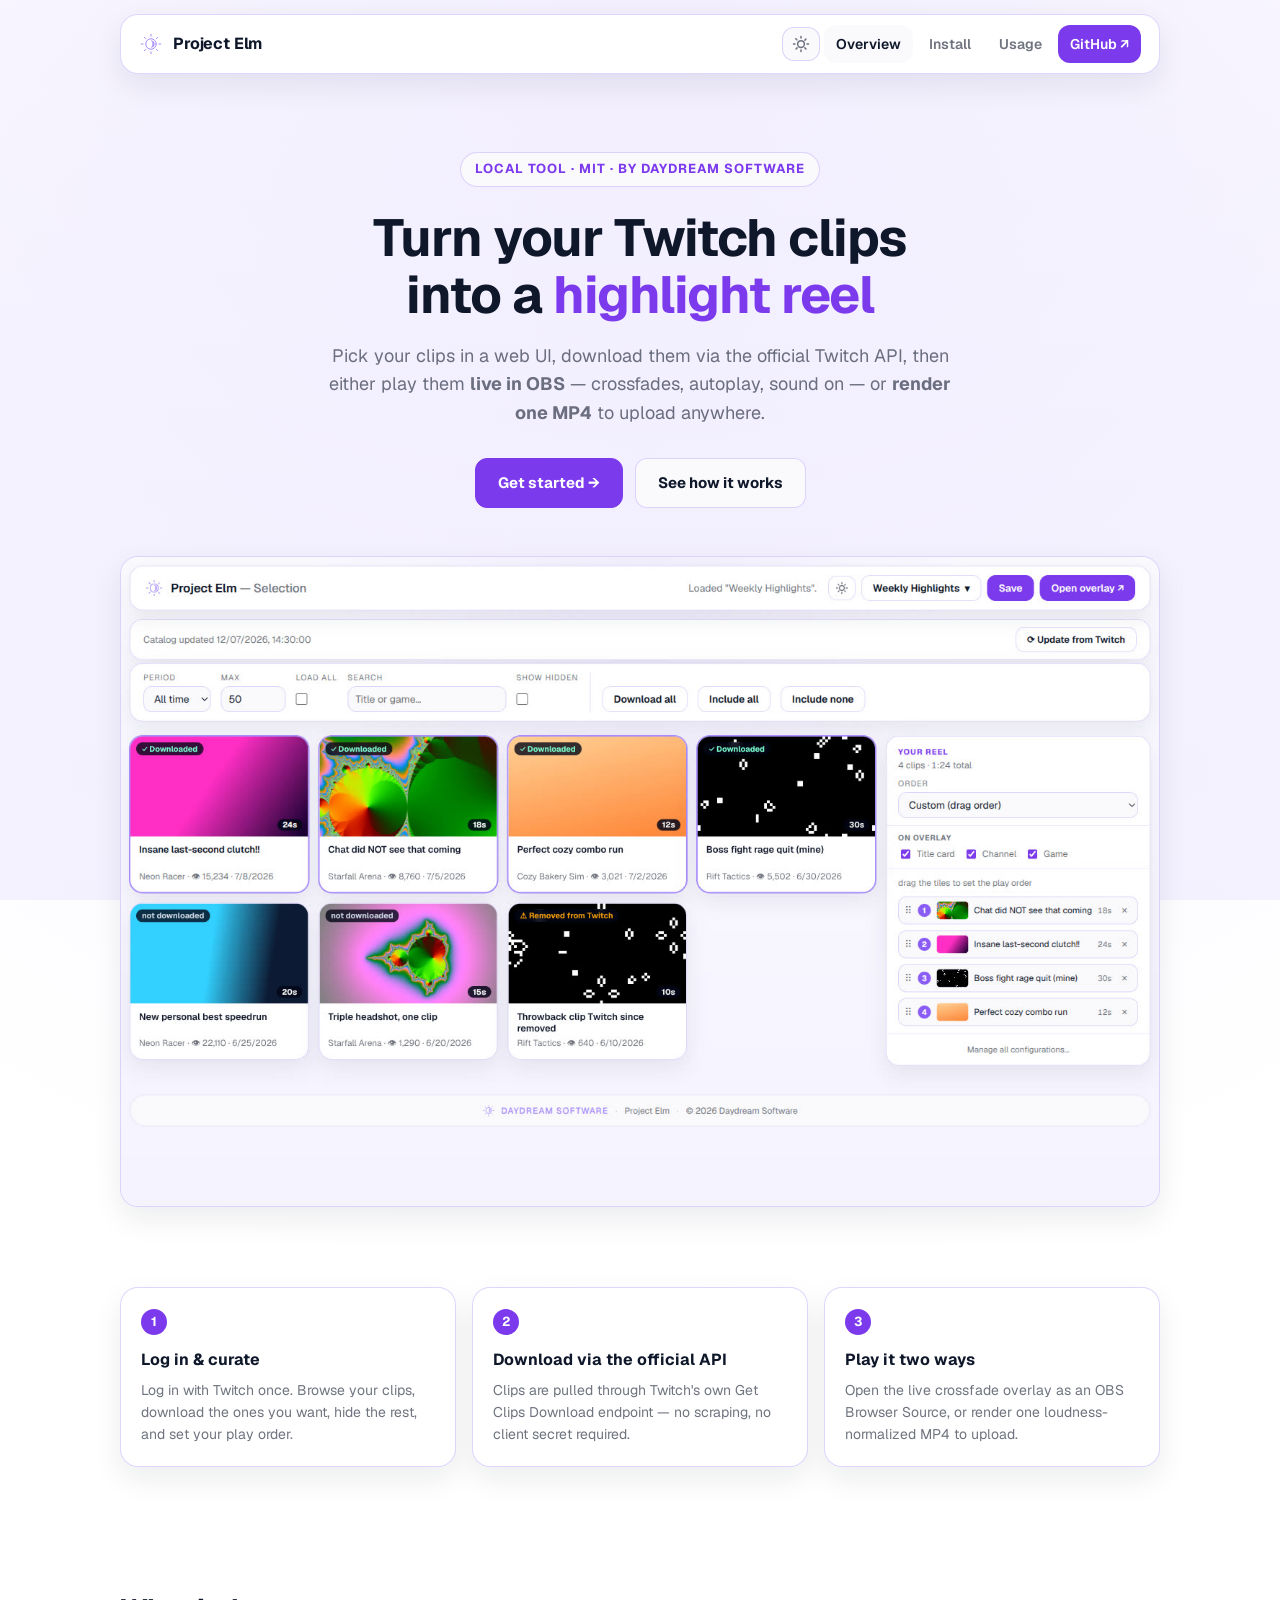
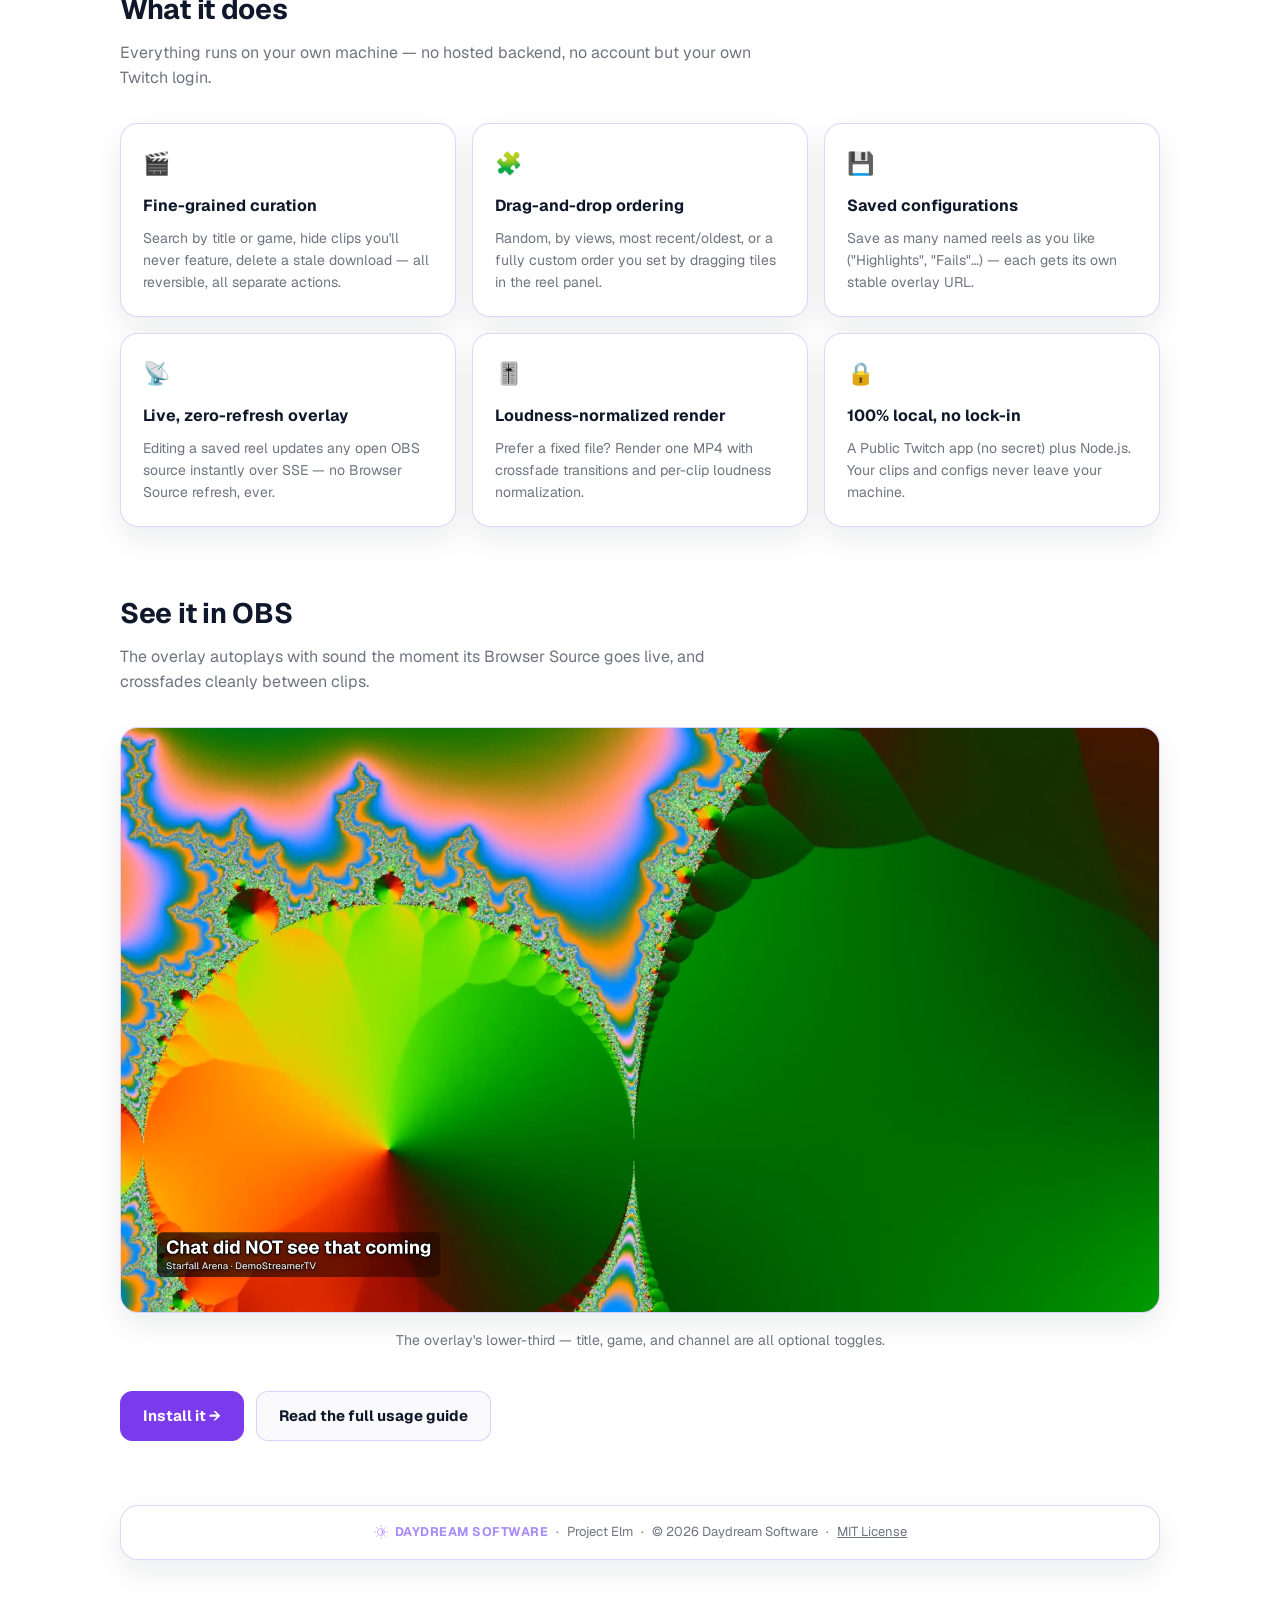
<file: docs/index.html>
<!doctype html>
<html lang="en">
<head>
<meta charset="utf-8">
<meta name="viewport" content="width=device-width, initial-scale=1">
<title>Project Elm — Twitch highlight reels for OBS</title>
<meta name="description" content="Pick your Twitch clips, download them once, then play a live crossfading highlight reel in OBS or render one MP4 — a local, no-hosted-service tool by Daydream Software.">
<link rel="icon" href="assets/daydream-mark.svg">
<script>
  /* Apply theme before paint (no flash). Dark = no attribute; light = data-theme. */
  (function () { try { var m = localStorage.getItem('elm-docs.theme') || (matchMedia('(prefers-color-scheme: light)').matches ? 'light' : 'dark'); if (m === 'light') document.documentElement.setAttribute('data-theme', 'light'); } catch (e) {} })();
</script>
<link rel="stylesheet" href="assets/css/site.css">
</head>
<body>

<header class="topbar">
  <div class="wrap">
    <div class="bar">
      <a class="brand" href="index.html">
        <img class="mark" src="assets/daydream-mark.svg" alt="">
        <span>Project Elm</span>
      </a>
      <nav class="nav">
        <button id="theme-toggle" class="icon-btn" type="button" title="Toggle theme" aria-label="Toggle theme">
          <svg class="i-moon" viewBox="0 0 24 24" fill="none" stroke="currentColor" stroke-width="2" stroke-linecap="round" stroke-linejoin="round"><path d="M21 12.8A8.5 8.5 0 1 1 11.2 3a6.5 6.5 0 0 0 9.8 9.8z"/></svg>
          <svg class="i-sun" viewBox="0 0 24 24" fill="none" stroke="currentColor" stroke-width="2" stroke-linecap="round"><circle cx="12" cy="12" r="4.5"/><path d="M12 2v2M12 20v2M4 12H2M22 12h-2M5 5l1.4 1.4M17.2 17.2L18.6 18.6M18.6 5.4L17.2 6.8M6.8 17.2L5.4 18.6"/></svg>
        </button>
        <a href="index.html" aria-current="page">Overview</a>
        <a href="install.html">Install</a>
        <a href="usage.html">Usage</a>
        <a class="cta" href="https://github.com/daydream-software/project-elm">GitHub ↗</a>
      </nav>
    </div>
  </div>
</header>

<main class="wrap">
  <section class="hero">
    <span class="eyebrow">Local tool · MIT · by Daydream Software</span>
    <h1>Turn your Twitch clips<br>into a <span class="accent">highlight reel</span></h1>
    <p class="lead">
      Pick your clips in a web UI, download them via the official Twitch API, then either
      play them <strong>live in OBS</strong> — crossfades, autoplay, sound on — or
      <strong>render one MP4</strong> to upload anywhere.
    </p>
    <div class="hero-ctas">
      <a class="btn primary" href="install.html">Get started →</a>
      <a class="btn" href="usage.html">See how it works</a>
    </div>

    <div class="shot">
      <img class="shot-themed" data-dark="assets/img/curate-main-dark.jpg" data-light="assets/img/curate-main-light.jpg" alt="Project Elm selection UI: a grid of clip cards with download/hide/preview actions, and a “Your reel” side panel showing the included clips in play order.">
      <noscript><img src="assets/img/curate-main-dark.jpg" alt="Project Elm selection UI: a grid of clip cards with download/hide/preview actions, and a “Your reel” side panel showing the included clips in play order."></noscript>
    </div>
  </section>

  <section class="section">
    <div class="diagram">
      <div class="step">
        <div class="n">1</div>
        <h3>Log in &amp; curate</h3>
        <p>Log in with Twitch once. Browse your clips, download the ones you want, hide the rest, and set your play order.</p>
      </div>
      <div class="step">
        <div class="n">2</div>
        <h3>Download via the official API</h3>
        <p>Clips are pulled through Twitch's own Get Clips Download endpoint — no scraping, no client secret required.</p>
      </div>
      <div class="step">
        <div class="n">3</div>
        <h3>Play it two ways</h3>
        <p>Open the live crossfade overlay as an OBS Browser Source, or render one loudness-normalized MP4 to upload.</p>
      </div>
    </div>
  </section>

  <section class="section" id="features">
    <h2>What it does</h2>
    <p class="sub">Everything runs on your own machine — no hosted backend, no account but your own Twitch login.</p>
    <div class="grid">
      <div class="card">
        <div class="icon">🎬</div>
        <h3>Fine-grained curation</h3>
        <p>Search by title or game, hide clips you'll never feature, delete a stale download — all reversible, all separate actions.</p>
      </div>
      <div class="card">
        <div class="icon">🧩</div>
        <h3>Drag-and-drop ordering</h3>
        <p>Random, by views, most recent/oldest, or a fully custom order you set by dragging tiles in the reel panel.</p>
      </div>
      <div class="card">
        <div class="icon">💾</div>
        <h3>Saved configurations</h3>
        <p>Save as many named reels as you like ("Highlights", "Fails"…) — each gets its own stable overlay URL.</p>
      </div>
      <div class="card">
        <div class="icon">📡</div>
        <h3>Live, zero-refresh overlay</h3>
        <p>Editing a saved reel updates any open OBS source instantly over SSE — no Browser Source refresh, ever.</p>
      </div>
      <div class="card">
        <div class="icon">🎚️</div>
        <h3>Loudness-normalized render</h3>
        <p>Prefer a fixed file? Render one MP4 with crossfade transitions and per-clip loudness normalization.</p>
      </div>
      <div class="card">
        <div class="icon">🔒</div>
        <h3>100% local, no lock-in</h3>
        <p>A Public Twitch app (no secret) plus Node.js. Your clips and configs never leave your machine.</p>
      </div>
    </div>
  </section>

  <section class="section">
    <h2>See it in OBS</h2>
    <p class="sub">The overlay autoplays with sound the moment its Browser Source goes live, and crossfades cleanly between clips.</p>
    <figure class="shot-figure">
      <div class="shot">
        <img src="assets/img/overlay-lowerthird.jpg" alt="The live overlay playing a clip full-screen, with a lower-third title card showing the clip title, game, and channel name.">
      </div>
      <figcaption>The overlay's lower-third — title, game, and channel are all optional toggles.</figcaption>
    </figure>
    <div class="hero-ctas" style="justify-content:flex-start; margin-bottom:0;">
      <a class="btn primary" href="install.html">Install it →</a>
      <a class="btn" href="usage.html">Read the full usage guide</a>
    </div>
  </section>
</main>

<footer class="site-footer">
  <div class="wrap">
    <div class="bar">
      <span class="brandlink">
        <img class="mark" src="assets/daydream-mark.svg" alt="">
        Daydream Software
      </span>
      <span>·</span>
      <span>Project Elm</span>
      <span>·</span>
      <span>© 2026 Daydream Software</span>
      <span>·</span>
      <a href="https://github.com/daydream-software/project-elm/blob/main/LICENSE">MIT License</a>
    </div>
  </div>
</footer>

<script src="assets/theme.js"></script>
</body>
</html>
</file>
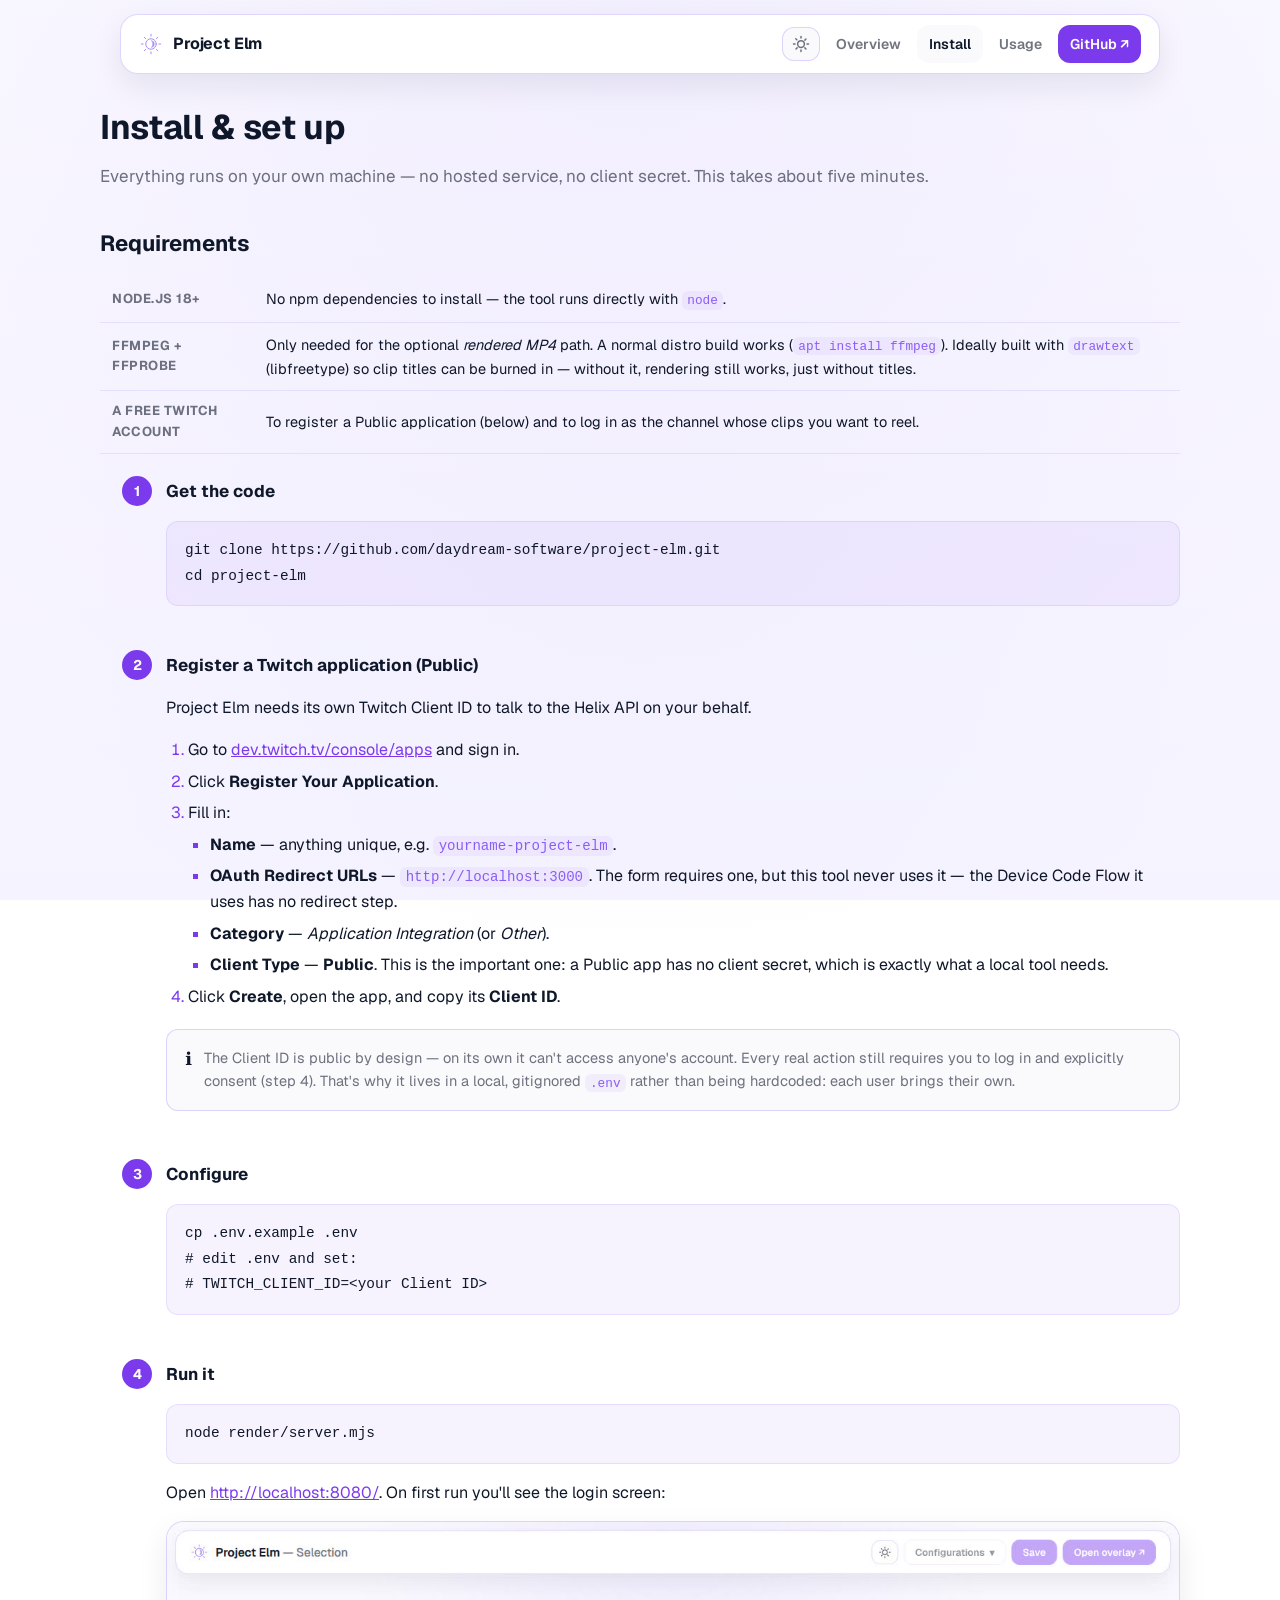
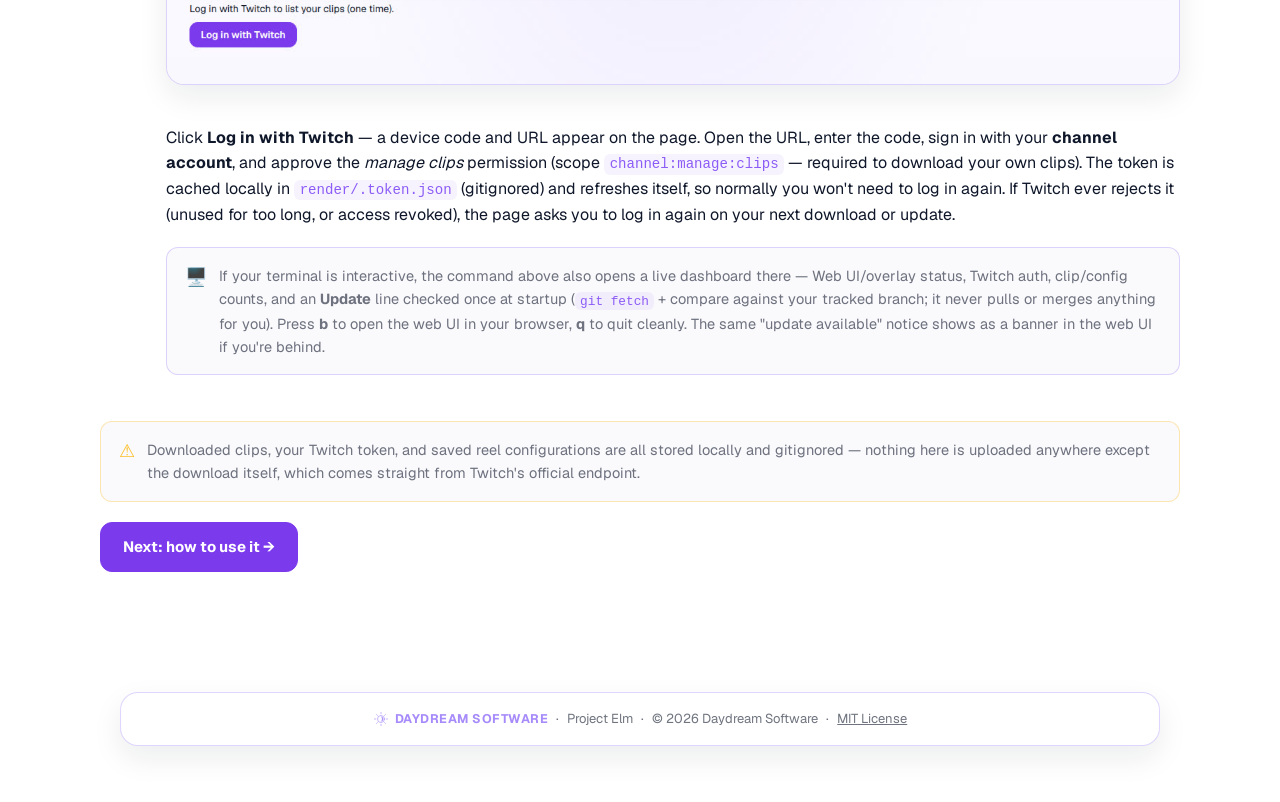
<file: docs/install.html>
<!doctype html>
<html lang="en">
<head>
<meta charset="utf-8">
<meta name="viewport" content="width=device-width, initial-scale=1">
<title>Install — Project Elm</title>
<meta name="description" content="Install and configure Project Elm: requirements, creating a Twitch app, and running the local server.">
<link rel="icon" href="assets/daydream-mark.svg">
<script>
  /* Apply theme before paint (no flash). Dark = no attribute; light = data-theme. */
  (function () { try { var m = localStorage.getItem('elm-docs.theme') || (matchMedia('(prefers-color-scheme: light)').matches ? 'light' : 'dark'); if (m === 'light') document.documentElement.setAttribute('data-theme', 'light'); } catch (e) {} })();
</script>
<link rel="stylesheet" href="assets/css/site.css">
</head>
<body>

<header class="topbar">
  <div class="wrap">
    <div class="bar">
      <a class="brand" href="index.html">
        <img class="mark" src="assets/daydream-mark.svg" alt="">
        <span>Project Elm</span>
      </a>
      <nav class="nav">
        <button id="theme-toggle" class="icon-btn" type="button" title="Toggle theme" aria-label="Toggle theme">
          <svg class="i-moon" viewBox="0 0 24 24" fill="none" stroke="currentColor" stroke-width="2" stroke-linecap="round" stroke-linejoin="round"><path d="M21 12.8A8.5 8.5 0 1 1 11.2 3a6.5 6.5 0 0 0 9.8 9.8z"/></svg>
          <svg class="i-sun" viewBox="0 0 24 24" fill="none" stroke="currentColor" stroke-width="2" stroke-linecap="round"><circle cx="12" cy="12" r="4.5"/><path d="M12 2v2M12 20v2M4 12H2M22 12h-2M5 5l1.4 1.4M17.2 17.2L18.6 18.6M18.6 5.4L17.2 6.8M6.8 17.2L5.4 18.6"/></svg>
        </button>
        <a href="index.html">Overview</a>
        <a href="install.html" aria-current="page">Install</a>
        <a href="usage.html">Usage</a>
        <a class="cta" href="https://github.com/daydream-software/project-elm">GitHub ↗</a>
      </nav>
    </div>
  </div>
</header>

<main class="wrap prose">
  <h1>Install &amp; set up</h1>
  <p class="sub">Everything runs on your own machine — no hosted service, no client secret. This takes about five minutes.</p>

  <h2>Requirements</h2>
  <table>
    <tr><th>Node.js 18+</th><td>No npm dependencies to install — the tool runs directly with <code>node</code>.</td></tr>
    <tr><th>ffmpeg + ffprobe</th><td>Only needed for the optional <em>rendered MP4</em> path. A normal distro build works (<code>apt install ffmpeg</code>). Ideally built with <code>drawtext</code> (libfreetype) so clip titles can be burned in — without it, rendering still works, just without titles.</td></tr>
    <tr><th>A free Twitch account</th><td>To register a Public application (below) and to log in as the channel whose clips you want to reel.</td></tr>
  </table>

  <ol class="step-list">
    <li>
      <h3>Get the code</h3>
      <pre><code>git clone https://github.com/daydream-software/project-elm.git
cd project-elm</code></pre>
    </li>

    <li>
      <h3>Register a Twitch application (Public)</h3>
      <p>Project Elm needs its own Twitch Client ID to talk to the Helix API on your behalf.</p>
      <ol>
        <li>Go to <a href="https://dev.twitch.tv/console/apps">dev.twitch.tv/console/apps</a> and sign in.</li>
        <li>Click <strong>Register Your Application</strong>.</li>
        <li>Fill in:
          <ul>
            <li><strong>Name</strong> — anything unique, e.g. <code>yourname-project-elm</code>.</li>
            <li><strong>OAuth Redirect URLs</strong> — <code>http://localhost:3000</code>. The form requires one, but this tool never uses it — the Device Code Flow it uses has no redirect step.</li>
            <li><strong>Category</strong> — <em>Application Integration</em> (or <em>Other</em>).</li>
            <li><strong>Client Type</strong> — <strong>Public</strong>. This is the important one: a Public app has no client secret, which is exactly what a local tool needs.</li>
          </ul>
        </li>
        <li>Click <strong>Create</strong>, open the app, and copy its <strong>Client ID</strong>.</li>
      </ol>
      <div class="callout">
        <span class="glyph">ℹ️</span>
        <p>The Client ID is public by design — on its own it can't access anyone's account. Every real action still requires you to log in and explicitly consent (step 4). That's why it lives in a local, gitignored <code>.env</code> rather than being hardcoded: each user brings their own.</p>
      </div>
    </li>

    <li>
      <h3>Configure</h3>
      <pre><code>cp .env.example .env
# edit .env and set:
# TWITCH_CLIENT_ID=&lt;your Client ID&gt;</code></pre>
    </li>

    <li>
      <h3>Run it</h3>
      <pre><code>node render/server.mjs</code></pre>
      <p>Open <a href="http://localhost:8080/">http://localhost:8080/</a>. On first run you'll see the login screen:</p>
      <figure class="shot-figure">
        <div class="shot">
          <img class="shot-themed" data-dark="assets/img/login-dark.jpg" data-light="assets/img/login-light.jpg" alt="Project Elm's first-run screen, showing a single “Log in with Twitch” button.">
          <noscript><img src="assets/img/login-dark.jpg" alt="Project Elm's first-run screen, showing a single “Log in with Twitch” button."></noscript>
        </div>
      </figure>
      <p>Click <strong>Log in with Twitch</strong> — a device code and URL appear on the page. Open the URL, enter the code, sign in with your <strong>channel account</strong>, and approve the <em>manage clips</em> permission (scope <code>channel:manage:clips</code> — required to download your own clips). The token is cached locally in <code>render/.token.json</code> (gitignored) and refreshes itself, so normally you won't need to log in again. If Twitch ever rejects it (unused for too long, or access revoked), the page asks you to log in again on your next download or update.</p>
      <div class="callout">
        <span class="glyph">🖥️</span>
        <p>If your terminal is interactive, the command above also opens a live dashboard there — Web UI/overlay status, Twitch auth, clip/config counts, and an <strong>Update</strong> line checked once at startup (<code>git fetch</code> + compare against your tracked branch; it never pulls or merges anything for you). Press <strong>b</strong> to open the web UI in your browser, <strong>q</strong> to quit cleanly. The same "update available" notice shows as a banner in the web UI if you're behind.</p>
      </div>
    </li>
  </ol>

  <div class="callout warn">
    <span class="glyph">⚠️</span>
    <p>Downloaded clips, your Twitch token, and saved reel configurations are all stored locally and gitignored — nothing here is uploaded anywhere except the download itself, which comes straight from Twitch's official endpoint.</p>
  </div>

  <div class="hero-ctas" style="justify-content:flex-start;">
    <a class="btn primary" href="usage.html">Next: how to use it →</a>
  </div>
</main>

<footer class="site-footer">
  <div class="wrap">
    <div class="bar">
      <span class="brandlink">
        <img class="mark" src="assets/daydream-mark.svg" alt="">
        Daydream Software
      </span>
      <span>·</span>
      <span>Project Elm</span>
      <span>·</span>
      <span>© 2026 Daydream Software</span>
      <span>·</span>
      <a href="https://github.com/daydream-software/project-elm/blob/main/LICENSE">MIT License</a>
    </div>
  </div>
</footer>

<script src="assets/theme.js"></script>
</body>
</html>
</file>
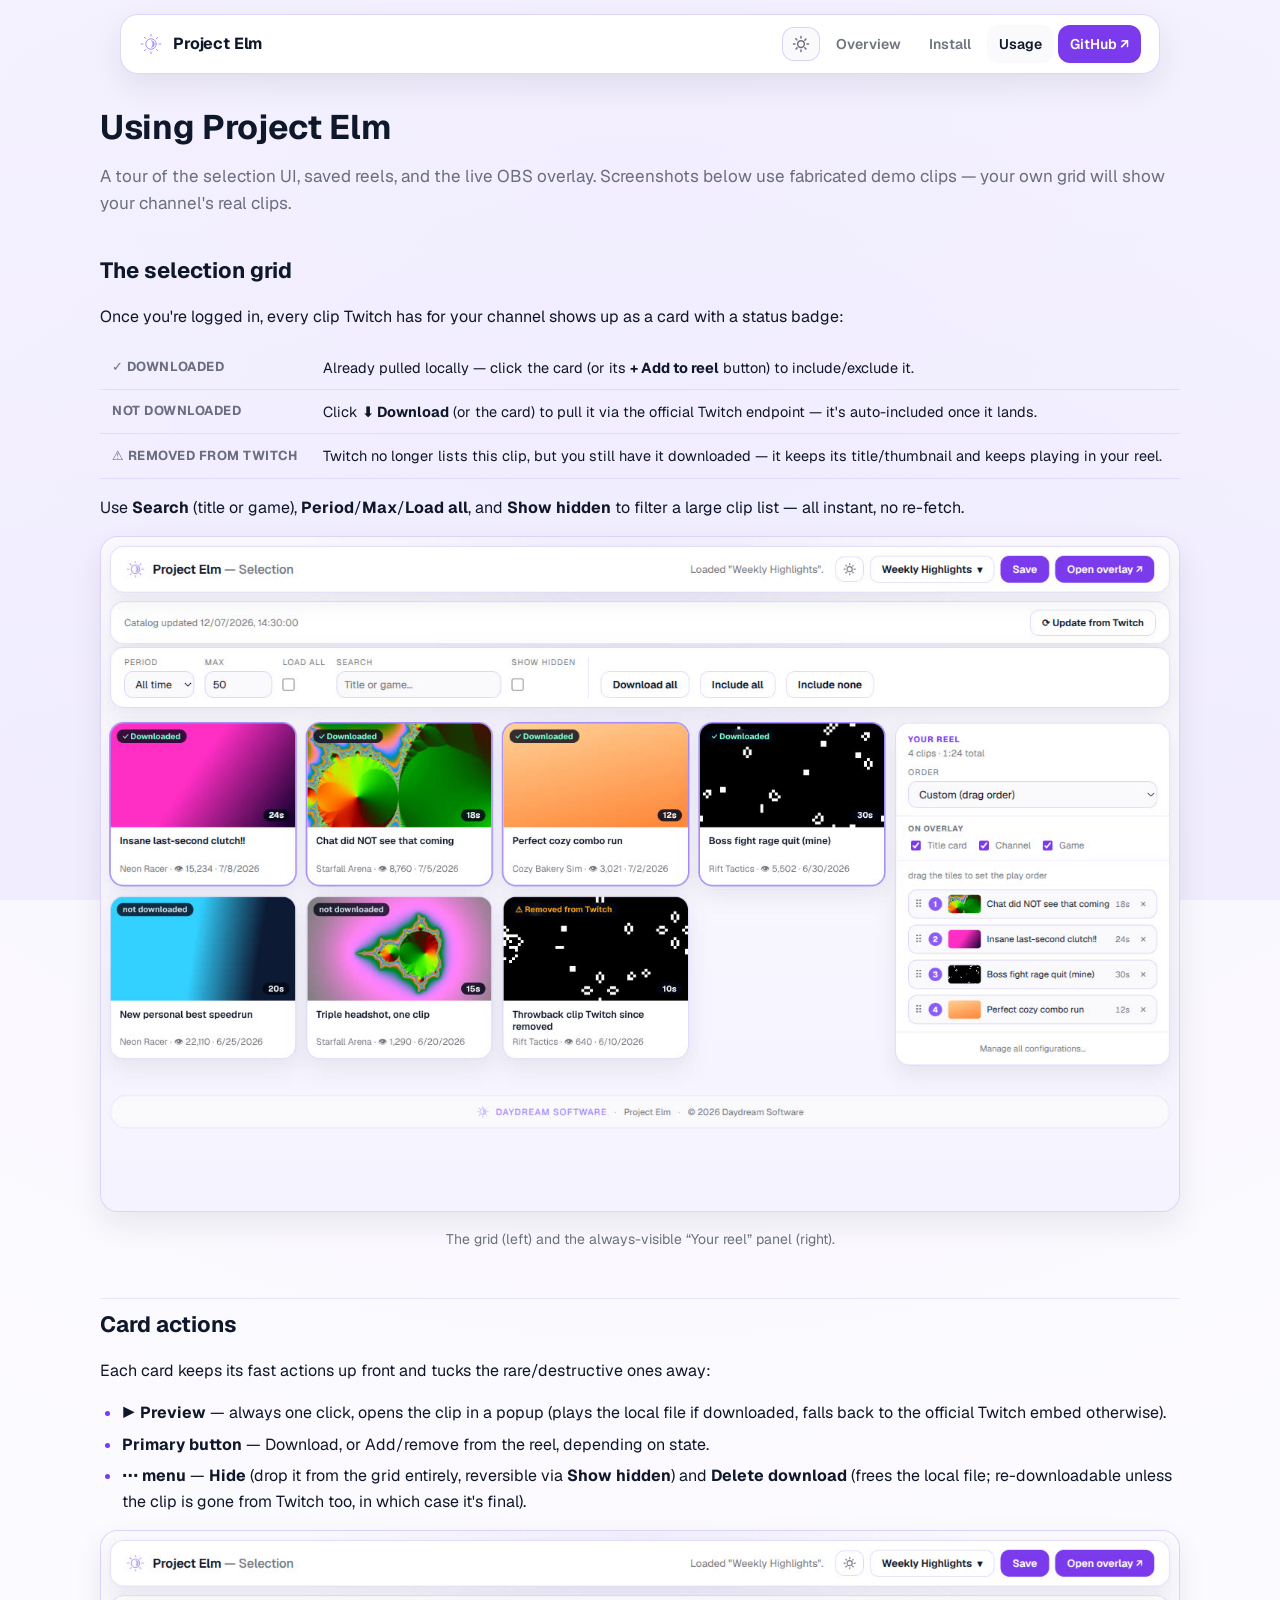
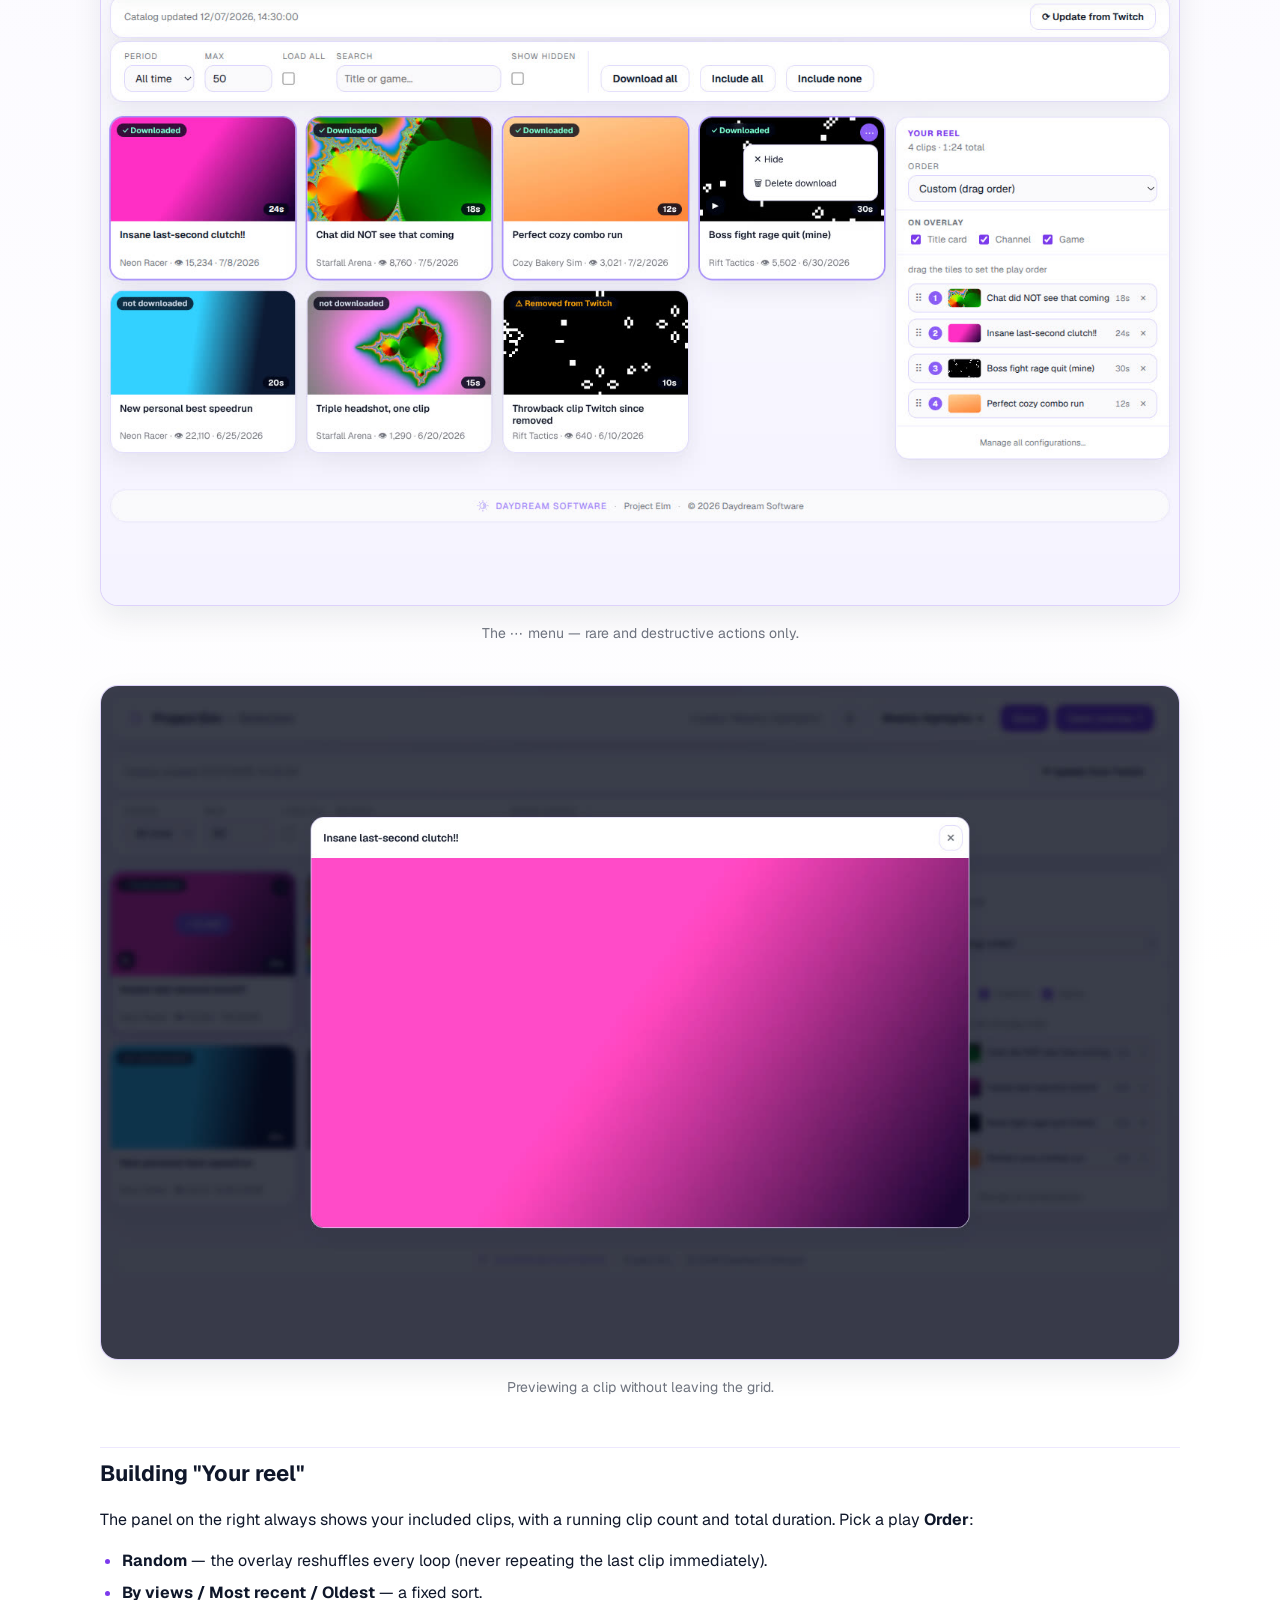
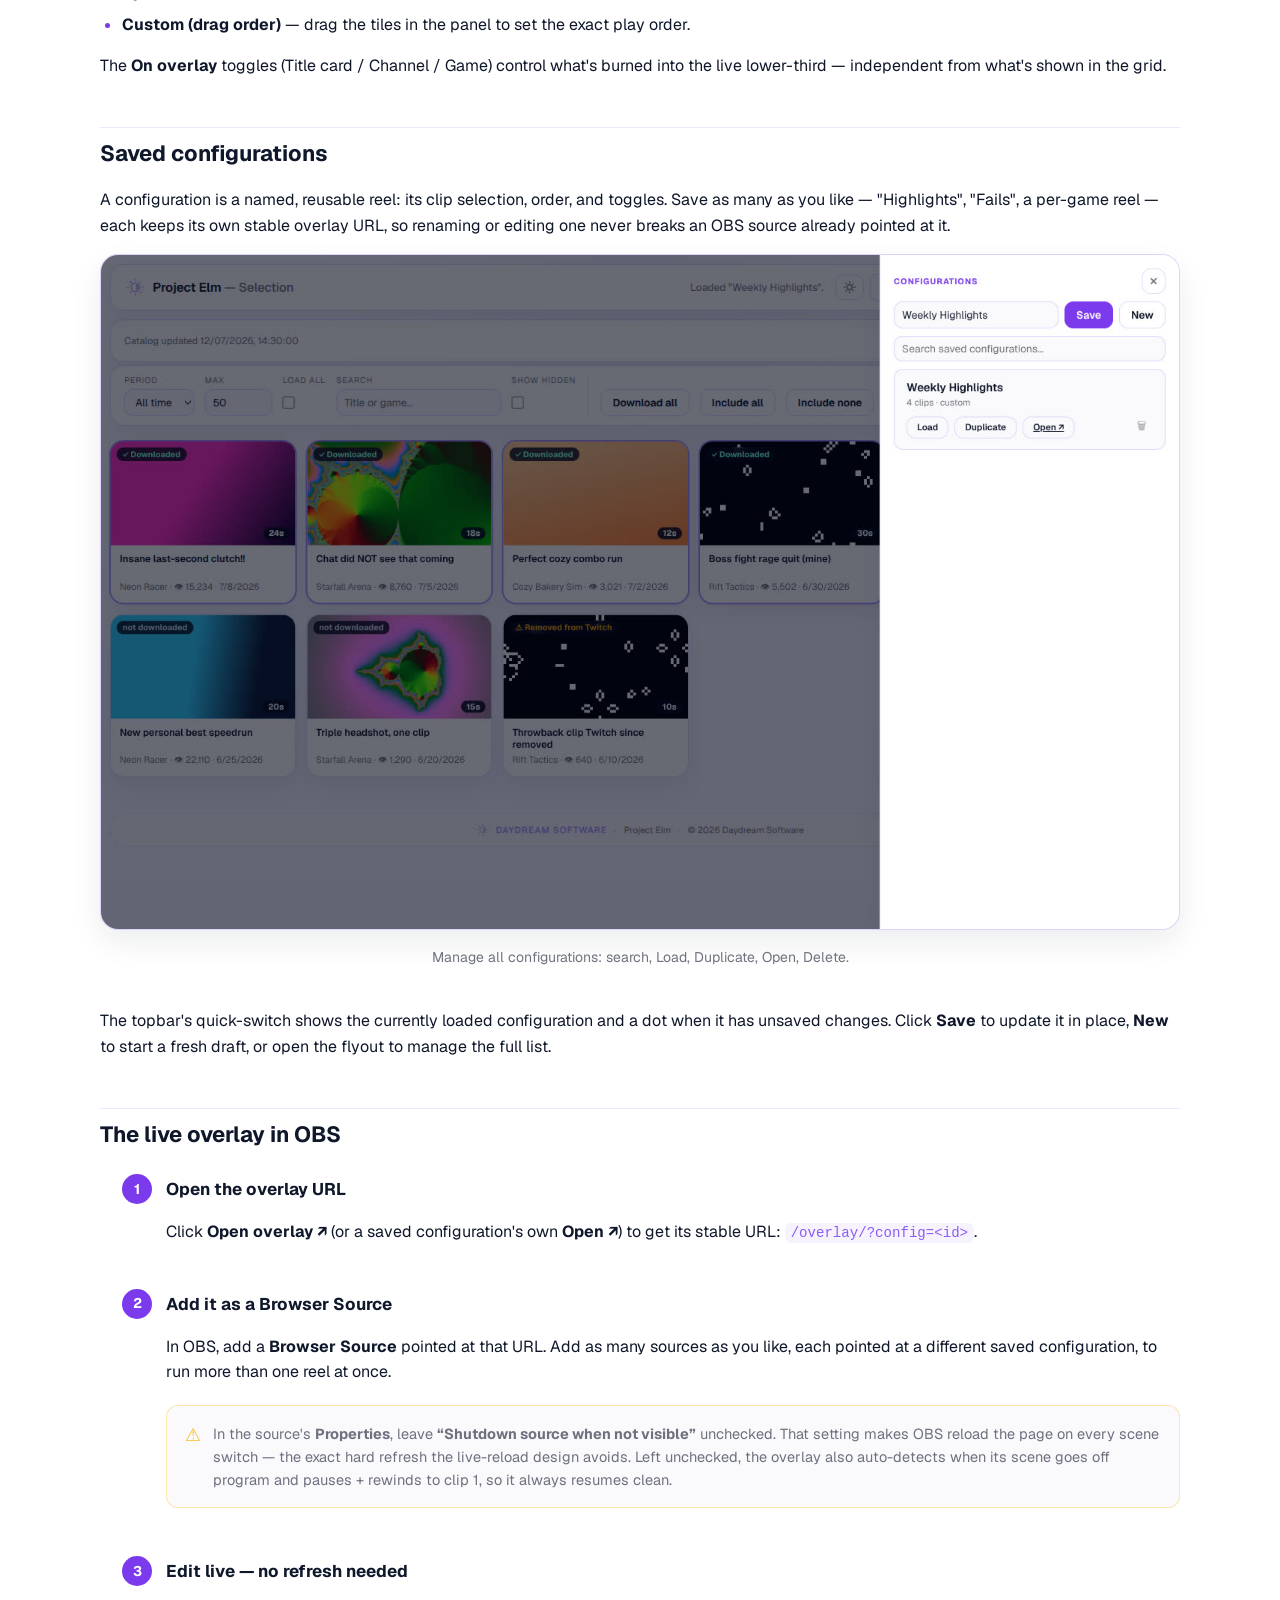
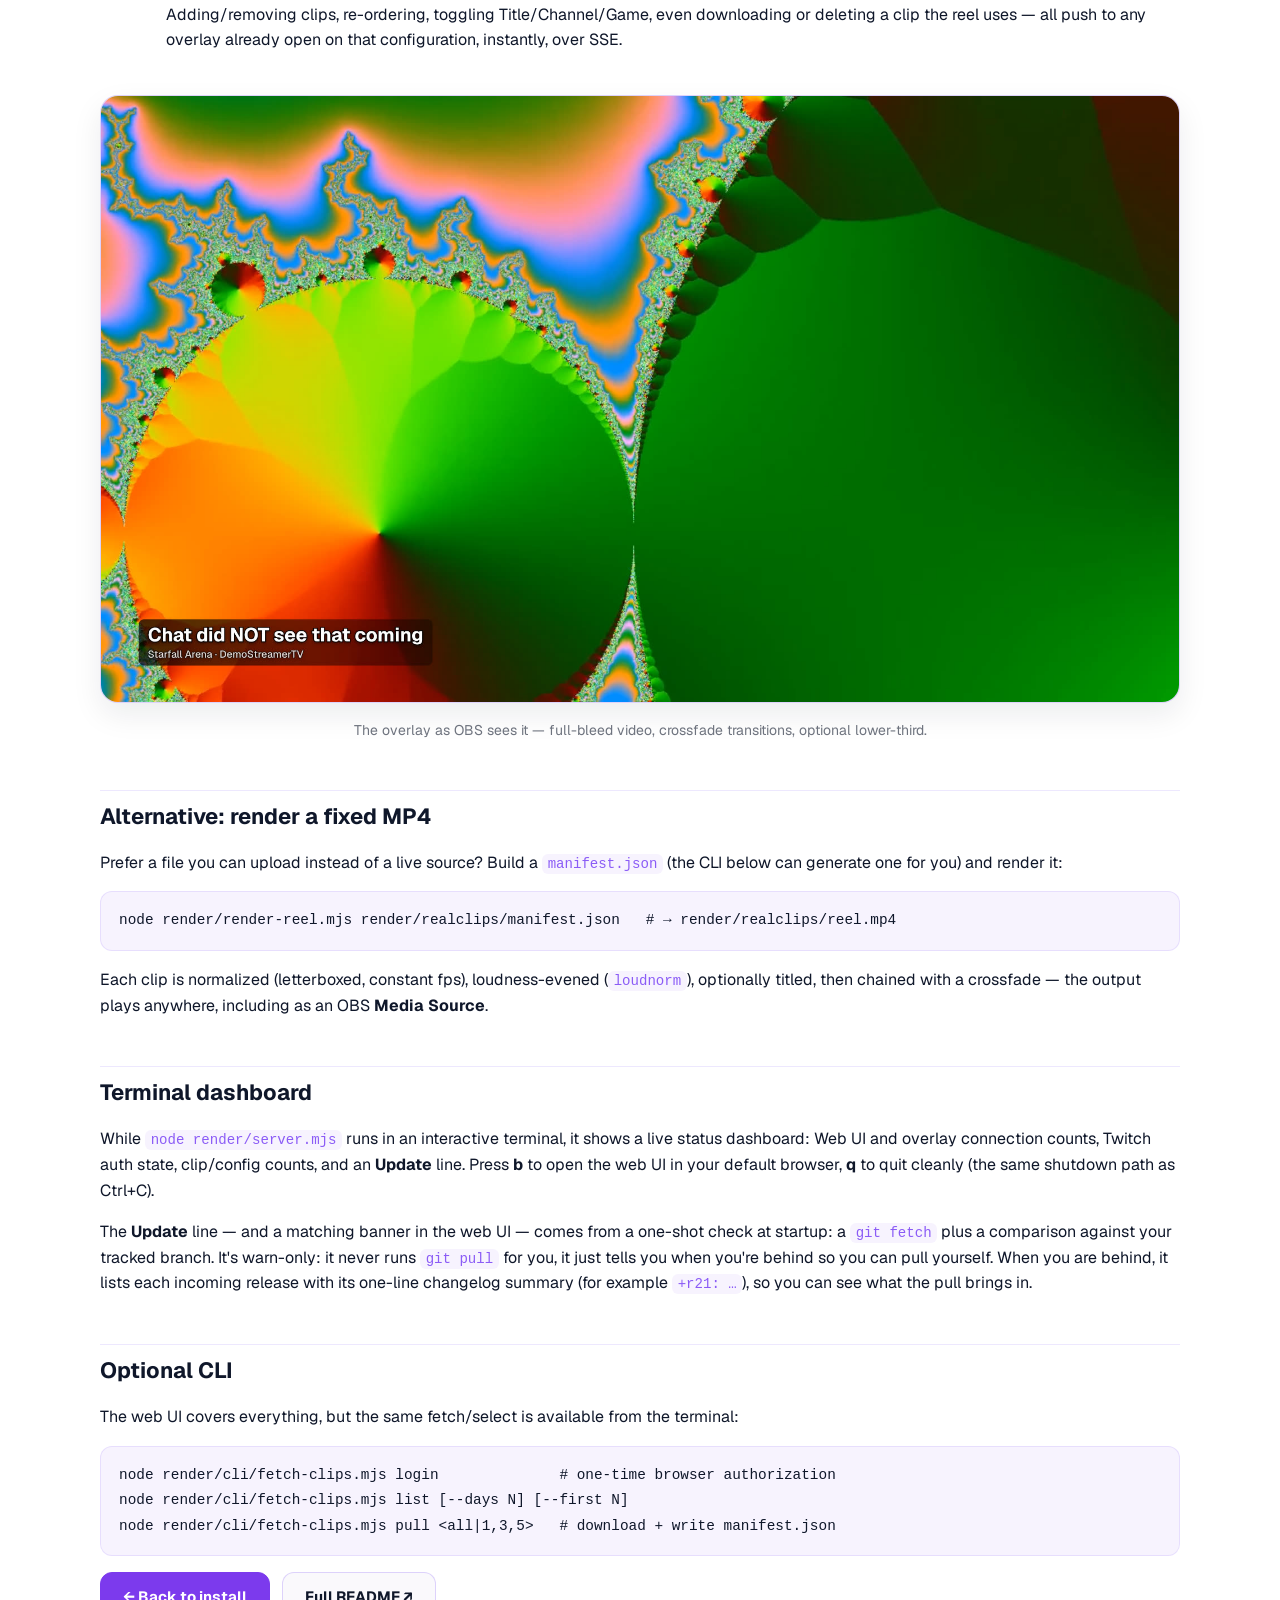
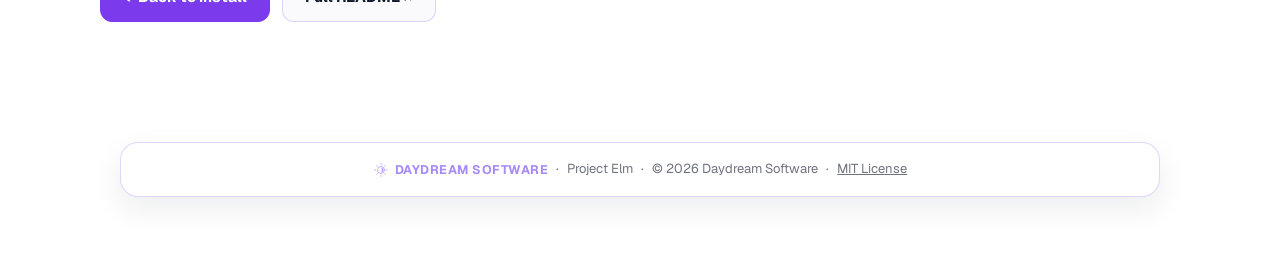
<file: docs/usage.html>
<!doctype html>
<html lang="en">
<head>
<meta charset="utf-8">
<meta name="viewport" content="width=device-width, initial-scale=1">
<title>Usage — Project Elm</title>
<meta name="description" content="How to curate clips, build a reel, save configurations, and run the live overlay in OBS with Project Elm.">
<link rel="icon" href="assets/daydream-mark.svg">
<script>
  /* Apply theme before paint (no flash). Dark = no attribute; light = data-theme. */
  (function () { try { var m = localStorage.getItem('elm-docs.theme') || (matchMedia('(prefers-color-scheme: light)').matches ? 'light' : 'dark'); if (m === 'light') document.documentElement.setAttribute('data-theme', 'light'); } catch (e) {} })();
</script>
<link rel="stylesheet" href="assets/css/site.css">
</head>
<body>

<header class="topbar">
  <div class="wrap">
    <div class="bar">
      <a class="brand" href="index.html">
        <img class="mark" src="assets/daydream-mark.svg" alt="">
        <span>Project Elm</span>
      </a>
      <nav class="nav">
        <button id="theme-toggle" class="icon-btn" type="button" title="Toggle theme" aria-label="Toggle theme">
          <svg class="i-moon" viewBox="0 0 24 24" fill="none" stroke="currentColor" stroke-width="2" stroke-linecap="round" stroke-linejoin="round"><path d="M21 12.8A8.5 8.5 0 1 1 11.2 3a6.5 6.5 0 0 0 9.8 9.8z"/></svg>
          <svg class="i-sun" viewBox="0 0 24 24" fill="none" stroke="currentColor" stroke-width="2" stroke-linecap="round"><circle cx="12" cy="12" r="4.5"/><path d="M12 2v2M12 20v2M4 12H2M22 12h-2M5 5l1.4 1.4M17.2 17.2L18.6 18.6M18.6 5.4L17.2 6.8M6.8 17.2L5.4 18.6"/></svg>
        </button>
        <a href="index.html">Overview</a>
        <a href="install.html">Install</a>
        <a href="usage.html" aria-current="page">Usage</a>
        <a class="cta" href="https://github.com/daydream-software/project-elm">GitHub ↗</a>
      </nav>
    </div>
  </div>
</header>

<main class="wrap prose">
  <h1>Using Project Elm</h1>
  <p class="sub">A tour of the selection UI, saved reels, and the live OBS overlay. Screenshots below use fabricated demo clips — your own grid will show your channel's real clips.</p>

  <h2>The selection grid</h2>
  <p>Once you're logged in, every clip Twitch has for your channel shows up as a card with a status badge:</p>
  <table>
    <tr><th>✓ Downloaded</th><td>Already pulled locally — click the card (or its <strong>+ Add to reel</strong> button) to include/exclude it.</td></tr>
    <tr><th>not downloaded</th><td>Click <strong>⬇ Download</strong> (or the card) to pull it via the official Twitch endpoint — it's auto-included once it lands.</td></tr>
    <tr><th>⚠ Removed from Twitch</th><td>Twitch no longer lists this clip, but you still have it downloaded — it keeps its title/thumbnail and keeps playing in your reel.</td></tr>
  </table>
  <p>Use <strong>Search</strong> (title or game), <strong>Period</strong>/<strong>Max</strong>/<strong>Load all</strong>, and <strong>Show hidden</strong> to filter a large clip list — all instant, no re-fetch.</p>

  <figure class="shot-figure">
    <div class="shot">
      <img class="shot-themed" data-dark="assets/img/curate-main-dark.jpg" data-light="assets/img/curate-main-light.jpg" alt="The clip grid with a mix of downloaded, not-downloaded, and removed-from-Twitch cards, next to the “Your reel” panel showing 4 included clips in a custom order.">
      <noscript><img src="assets/img/curate-main-dark.jpg" alt="The clip grid with a mix of downloaded, not-downloaded, and removed-from-Twitch cards, next to the “Your reel” panel showing 4 included clips in a custom order."></noscript>
    </div>
    <figcaption>The grid (left) and the always-visible “Your reel” panel (right).</figcaption>
  </figure>

  <h2>Card actions</h2>
  <p>Each card keeps its fast actions up front and tucks the rare/destructive ones away:</p>
  <ul>
    <li><strong>▶ Preview</strong> — always one click, opens the clip in a popup (plays the local file if downloaded, falls back to the official Twitch embed otherwise).</li>
    <li><strong>Primary button</strong> — Download, or Add/remove from the reel, depending on state.</li>
    <li><strong>⋯ menu</strong> — <strong>Hide</strong> (drop it from the grid entirely, reversible via <strong>Show hidden</strong>) and <strong>Delete download</strong> (frees the local file; re-downloadable unless the clip is gone from Twitch too, in which case it's final).</li>
  </ul>
  <figure class="shot-figure">
    <div class="shot">
      <img class="shot-themed" data-dark="assets/img/curate-kebab-dark.jpg" data-light="assets/img/curate-kebab-light.jpg" alt="A card's ⋯ menu open, showing Hide and Delete download options.">
      <noscript><img src="assets/img/curate-kebab-dark.jpg" alt="A card's ⋯ menu open, showing Hide and Delete download options."></noscript>
    </div>
    <figcaption>The ⋯ menu — rare and destructive actions only.</figcaption>
  </figure>

  <figure class="shot-figure">
    <div class="shot">
      <img class="shot-themed" data-dark="assets/img/curate-preview-dark.jpg" data-light="assets/img/curate-preview-light.jpg" alt="A clip preview popup playing a downloaded clip in-page.">
      <noscript><img src="assets/img/curate-preview-dark.jpg" alt="A clip preview popup playing a downloaded clip in-page."></noscript>
    </div>
    <figcaption>Previewing a clip without leaving the grid.</figcaption>
  </figure>

  <h2>Building "Your reel"</h2>
  <p>The panel on the right always shows your included clips, with a running clip count and total duration. Pick a play <strong>Order</strong>:</p>
  <ul>
    <li><strong>Random</strong> — the overlay reshuffles every loop (never repeating the last clip immediately).</li>
    <li><strong>By views / Most recent / Oldest</strong> — a fixed sort.</li>
    <li><strong>Custom (drag order)</strong> — drag the tiles in the panel to set the exact play order.</li>
  </ul>
  <p>The <strong>On overlay</strong> toggles (Title card / Channel / Game) control what's burned into the live lower-third — independent from what's shown in the grid.</p>

  <h2>Saved configurations</h2>
  <p>A configuration is a named, reusable reel: its clip selection, order, and toggles. Save as many as you like — "Highlights", "Fails", a per-game reel — each keeps its own stable overlay URL, so renaming or editing one never breaks an OBS source already pointed at it.</p>
  <figure class="shot-figure">
    <div class="shot">
      <img class="shot-themed" data-dark="assets/img/curate-configs-dark.jpg" data-light="assets/img/curate-configs-light.jpg" alt="The configurations flyout, listing saved reels with Load, Duplicate, Open, and Delete actions.">
      <noscript><img src="assets/img/curate-configs-dark.jpg" alt="The configurations flyout, listing saved reels with Load, Duplicate, Open, and Delete actions."></noscript>
    </div>
    <figcaption>Manage all configurations: search, Load, Duplicate, Open, Delete.</figcaption>
  </figure>
  <p>The topbar's quick-switch shows the currently loaded configuration and a dot when it has unsaved changes. Click <strong>Save</strong> to update it in place, <strong>New</strong> to start a fresh draft, or open the flyout to manage the full list.</p>

  <h2>The live overlay in OBS</h2>
  <ol class="step-list">
    <li>
      <h3>Open the overlay URL</h3>
      <p>Click <strong>Open overlay ↗</strong> (or a saved configuration's own <strong>Open ↗</strong>) to get its stable URL: <code>/overlay/?config=&lt;id&gt;</code>.</p>
    </li>
    <li>
      <h3>Add it as a Browser Source</h3>
      <p>In OBS, add a <strong>Browser Source</strong> pointed at that URL. Add as many sources as you like, each pointed at a different saved configuration, to run more than one reel at once.</p>
      <div class="callout warn">
        <span class="glyph">⚠️</span>
        <p>In the source's <strong>Properties</strong>, leave <strong>“Shutdown source when not visible”</strong> unchecked. That setting makes OBS reload the page on every scene switch — the exact hard refresh the live-reload design avoids. Left unchecked, the overlay also auto-detects when its scene goes off program and pauses + rewinds to clip 1, so it always resumes clean.</p>
      </div>
    </li>
    <li>
      <h3>Edit live — no refresh needed</h3>
      <p>Adding/removing clips, re-ordering, toggling Title/Channel/Game, even downloading or deleting a clip the reel uses — all push to any overlay already open on that configuration, instantly, over SSE.</p>
    </li>
  </ol>
  <figure class="shot-figure">
    <div class="shot">
      <img src="assets/img/overlay-lowerthird.jpg" alt="The overlay playing a clip full-screen with its lower-third title card visible.">
    </div>
    <figcaption>The overlay as OBS sees it — full-bleed video, crossfade transitions, optional lower-third.</figcaption>
  </figure>

  <h2>Alternative: render a fixed MP4</h2>
  <p>Prefer a file you can upload instead of a live source? Build a <code>manifest.json</code> (the CLI below can generate one for you) and render it:</p>
  <pre><code>node render/render-reel.mjs render/realclips/manifest.json   # → render/realclips/reel.mp4</code></pre>
  <p>Each clip is normalized (letterboxed, constant fps), loudness-evened (<code>loudnorm</code>), optionally titled, then chained with a crossfade — the output plays anywhere, including as an OBS <strong>Media Source</strong>.</p>

  <h2>Terminal dashboard</h2>
  <p>While <code>node render/server.mjs</code> runs in an interactive terminal, it shows a live status dashboard: Web UI and overlay connection counts, Twitch auth state, clip/config counts, and an <strong>Update</strong> line. Press <strong>b</strong> to open the web UI in your default browser, <strong>q</strong> to quit cleanly (the same shutdown path as Ctrl+C).</p>
  <p>The <strong>Update</strong> line — and a matching banner in the web UI — comes from a one-shot check at startup: a <code>git fetch</code> plus a comparison against your tracked branch. It's warn-only: it never runs <code>git pull</code> for you, it just tells you when you're behind so you can pull yourself. When you are behind, it lists each incoming release with its one-line changelog summary (for example <code>+r21: …</code>), so you can see what the pull brings in.</p>

  <h2>Optional CLI</h2>
  <p>The web UI covers everything, but the same fetch/select is available from the terminal:</p>
  <pre><code>node render/cli/fetch-clips.mjs login              # one-time browser authorization
node render/cli/fetch-clips.mjs list [--days N] [--first N]
node render/cli/fetch-clips.mjs pull &lt;all|1,3,5&gt;   # download + write manifest.json</code></pre>

  <div class="hero-ctas" style="justify-content:flex-start;">
    <a class="btn primary" href="install.html">← Back to install</a>
    <a class="btn" href="https://github.com/daydream-software/project-elm#readme">Full README ↗</a>
  </div>
</main>

<footer class="site-footer">
  <div class="wrap">
    <div class="bar">
      <span class="brandlink">
        <img class="mark" src="assets/daydream-mark.svg" alt="">
        Daydream Software
      </span>
      <span>·</span>
      <span>Project Elm</span>
      <span>·</span>
      <span>© 2026 Daydream Software</span>
      <span>·</span>
      <a href="https://github.com/daydream-software/project-elm/blob/main/LICENSE">MIT License</a>
    </div>
  </div>
</footer>

<script src="assets/theme.js"></script>
</body>
</html>
</file>
<file: docs/assets/css/site.css>
/* Project Elm — GitHub Pages site. Same Daydream Software tokens as render/curate/curate.css:
   dark is the default; [data-theme="light"] on <html> flips to light. Each page's <head> has
   an inline bootstrap script (localStorage, else prefers-color-scheme) that sets the attribute
   before paint, and a #theme-toggle button (assets/theme.js) flips it — same pattern as the
   app's own theme toggle in render/curate/. */

@font-face {
  font-family: 'Geist';
  src: url('../fonts/Geist-Variable.woff2') format('woff2');
  font-weight: 100 900;
  font-display: swap;
}

:root {
  --brand-500: #a78bfa;
  --panel:   rgba(15, 23, 42, 0.90);
  --panel-2: rgba(15, 23, 42, 0.55);
  --line:      rgba(167, 139, 250, 0.20);
  --line-soft: rgba(167, 139, 250, 0.14);
  --text: #f8fafc; --muted: rgba(248, 250, 252, 0.6);
  --accent: #a78bfa; --accent-hi: #b39dfb;
  --btn-bg: #a78bfa; --btn-bg-hover: #b39dfb; --btn-fg: #1a0f3a;
  --code-bg: rgba(2, 6, 23, 0.55);
  --radius: 18px; --radius-sm: 12px; --pill: 999px;
  --shadow: 0 16px 40px rgba(2, 6, 23, 0.28);
  --card-blur: blur(12px);
  --font: 'Geist', system-ui, -apple-system, 'Segoe UI', Roboto, sans-serif;
  --mono: ui-monospace, 'SFMono-Regular', Menlo, Consolas, monospace;
  --page-bg: radial-gradient(circle at top, rgba(124, 58, 237, 0.28), transparent 38%),
             linear-gradient(180deg, #020617 0%, #0f172a 48%, #111827 100%);
  color-scheme: dark;
}
[data-theme="light"] {
  --panel:   #ffffff;
  --panel-2: #faf9fc;
  --line:      rgba(167, 139, 250, 0.35);
  --line-soft: rgba(167, 139, 250, 0.20);
  --text: #0f172a; --muted: rgba(15, 23, 42, 0.6);
  --accent: #7c3aed; --accent-hi: #8b5cf6;
  --btn-bg: #7c3aed; --btn-bg-hover: #8b5cf6; --btn-fg: #ffffff;
  --code-bg: rgba(124, 58, 237, 0.06);
  --shadow: 0 12px 30px rgba(15, 23, 42, 0.08);
  --card-blur: none;
  --page-bg: radial-gradient(circle at top, rgba(167, 139, 250, 0.10), transparent 40%),
             linear-gradient(180deg, #fbfaff 0%, #f5f3ff 100%);
  color-scheme: light;
}

* { box-sizing: border-box; }
html { scroll-behavior: smooth; }
body {
  margin: 0; min-height: 100vh; font-family: var(--font); font-size: 16px; line-height: 1.6;
  color: var(--text); background: var(--page-bg) fixed;
}
img { max-width: 100%; display: block; }
a { color: var(--accent); }
.wrap { max-width: 1080px; margin: 0 auto; padding: 0 20px; }

/* ---- Topbar ---- */
.topbar { position: sticky; top: 0; z-index: 10; padding: 14px 0; }
.topbar .bar {
  display: flex; align-items: center; justify-content: space-between; gap: 16px;
  padding: 10px 18px; border-radius: var(--radius);
  background: var(--panel); border: 1px solid var(--line); box-shadow: var(--shadow);
  backdrop-filter: var(--card-blur); -webkit-backdrop-filter: var(--card-blur);
}
.brand { display: flex; align-items: center; gap: 10px; text-decoration: none; color: var(--text); }
.brand .mark { width: 24px; height: 24px; color: var(--brand-500); flex: none; }
.brand span { font-weight: 700; letter-spacing: -0.01em; }
.nav { display: flex; align-items: center; gap: 4px; }
.nav a {
  color: var(--muted); text-decoration: none; font-weight: 600; font-size: 14px;
  padding: 8px 12px; border-radius: var(--radius-sm); transition: color 150ms ease, background 150ms ease;
}
.nav a:hover, .nav a[aria-current="page"] { color: var(--text); background: var(--panel-2); }
.nav a.cta { color: var(--btn-fg); background: var(--btn-bg); }
.nav a.cta:hover { background: var(--btn-bg-hover); color: var(--btn-fg); }
.icon-btn {
  padding: 7px 9px; display: inline-flex; align-items: center; color: var(--muted);
  border: 1px solid var(--line); background: var(--panel-2); border-radius: var(--radius-sm); cursor: pointer;
  transition: color 150ms ease, border-color 150ms ease;
}
.icon-btn:hover { color: var(--accent); border-color: var(--accent); }
.icon-btn svg { width: 18px; height: 18px; }
.i-sun { display: none; }
[data-theme="light"] .i-sun { display: inline; }
[data-theme="light"] .i-moon { display: none; }

/* ---- Hero ---- */
.hero { padding: 64px 0 32px; text-align: center; }
.hero .eyebrow {
  display: inline-flex; align-items: center; gap: 8px; font-size: 13px; font-weight: 700;
  letter-spacing: 0.08em; text-transform: uppercase; color: var(--accent);
  background: var(--panel-2); border: 1px solid var(--line); border-radius: var(--pill);
  padding: 6px 14px; margin-bottom: 22px;
}
.hero h1 { font-size: clamp(32px, 5vw, 52px); line-height: 1.1; margin: 0 0 18px; letter-spacing: -0.02em; }
.hero h1 .accent { color: var(--accent); }
.hero p.lead { font-size: 18px; color: var(--muted); max-width: 640px; margin: 0 auto 30px; }
.hero-ctas { display: flex; gap: 12px; justify-content: center; flex-wrap: wrap; margin-bottom: 48px; }

/* ---- Buttons ---- */
.btn {
  display: inline-flex; align-items: center; gap: 8px; font: inherit; font-weight: 700; font-size: 15px;
  padding: 12px 22px; border-radius: var(--radius-sm); border: 1px solid var(--line);
  background: var(--panel-2); color: var(--text); cursor: pointer; text-decoration: none;
  transition: background 160ms ease, border-color 160ms ease, transform 160ms ease;
}
.btn:hover { border-color: var(--accent); transform: translateY(-1px); }
.btn.primary { background: var(--btn-bg); border-color: var(--btn-bg); color: var(--btn-fg); }
.btn.primary:hover { background: var(--btn-bg-hover); border-color: var(--btn-bg-hover); }

/* ---- Diagram ---- */
.diagram {
  display: grid; grid-template-columns: repeat(3, 1fr); gap: 16px; margin: 0 0 56px;
}
.diagram .step {
  padding: 20px; border-radius: var(--radius); background: var(--panel); border: 1px solid var(--line);
  box-shadow: var(--shadow); text-align: left;
}
.diagram .step .n {
  display: inline-flex; align-items: center; justify-content: center; width: 26px; height: 26px;
  border-radius: 50%; background: var(--accent); color: var(--btn-fg); font-weight: 700; font-size: 13px;
  margin-bottom: 12px;
}
.diagram .step h3 { margin: 0 0 6px; font-size: 16px; }
.diagram .step p { margin: 0; color: var(--muted); font-size: 14px; }

/* ---- Screenshot frame — a .shot-themed <img> has data-dark/data-light instead of a
   src; assets/theme.js sets .src to whichever one matches the current [data-theme]
   (on load and again on toggle-click), so only ONE variant is ever fetched, unlike a
   dark+light <img> pair with one hidden via CSS (display:none doesn't stop the browser
   from fetching both). A <noscript> fallback covers the no-JS case. */
.shot {
  border-radius: var(--radius); border: 1px solid var(--line); overflow: hidden; box-shadow: var(--shadow);
  margin: 0 0 16px; background: var(--panel-2);
}
.shot img { width: 100%; height: auto; }
figure.shot-figure { margin: 0 0 40px; }
figure.shot-figure figcaption { text-align: center; color: var(--muted); font-size: 14px; margin-top: 12px; }

/* ---- Feature grid ---- */
.section { padding: 32px 0; }
.section h2 { font-size: 28px; letter-spacing: -0.01em; margin: 0 0 8px; }
.section p.sub { color: var(--muted); margin: 0 0 32px; max-width: 640px; }
.grid { display: grid; grid-template-columns: repeat(3, 1fr); gap: 16px; }
.card {
  padding: 22px; border-radius: var(--radius); background: var(--panel); border: 1px solid var(--line);
  box-shadow: var(--shadow);
}
.card .icon { font-size: 22px; margin-bottom: 12px; }
.card h3 { margin: 0 0 8px; font-size: 16px; }
.card p { margin: 0; color: var(--muted); font-size: 14px; }

/* ---- Prose (install/usage guides) ---- */
.prose { padding: 8px 0 40px; }
.prose h1 { font-size: 34px; letter-spacing: -0.01em; margin: 4px 0 8px; }
.prose > p.sub { color: var(--muted); margin: 0 0 36px; font-size: 17px; }
.prose h2 {
  font-size: 22px; margin: 48px 0 14px; padding-top: 8px; border-top: 1px solid var(--line-soft);
}
.prose h2:first-of-type { border-top: none; padding-top: 0; margin-top: 8px; }
.prose h3 { font-size: 17px; margin: 24px 0 10px; }
.prose p, .prose li { color: var(--text); }
.prose ul, .prose ol { padding-left: 22px; }
.prose li { margin: 6px 0; }
.prose li::marker { color: var(--accent); }
.prose code {
  font-family: var(--mono); font-size: 0.88em; background: var(--code-bg); color: var(--accent-hi);
  padding: 0.15em 0.4em; border-radius: 6px;
}
.prose pre {
  background: var(--code-bg); border: 1px solid var(--line-soft); border-radius: var(--radius-sm);
  padding: 16px 18px; overflow-x: auto; margin: 16px 0;
}
.prose pre code { background: none; padding: 0; color: var(--text); font-size: 0.9em; }
.callout {
  display: flex; gap: 12px; padding: 16px 18px; border-radius: var(--radius-sm);
  background: var(--panel-2); border: 1px solid var(--line); margin: 20px 0;
}
.callout .glyph { flex: none; font-size: 18px; line-height: 1.4; }
.callout p { margin: 0; font-size: 14.5px; color: var(--muted); }
.callout.warn { border-color: rgba(251, 191, 36, 0.35); }
.callout.warn .glyph { color: #fbbf24; }
.step-list { counter-reset: step; list-style: none; padding: 0; margin: 20px 0; }
.step-list > li {
  counter-increment: step; position: relative; padding: 4px 0 4px 44px; margin-bottom: 22px;
}
.step-list > li::before {
  content: counter(step); position: absolute; left: 0; top: 2px; width: 30px; height: 30px;
  border-radius: 50%; background: var(--accent); color: var(--btn-fg); font-weight: 700;
  display: flex; align-items: center; justify-content: center; font-size: 14px;
}
.step-list h3 { margin: 0 0 8px; }

table { width: 100%; border-collapse: collapse; margin: 16px 0; font-size: 14.5px; }
th, td { text-align: left; padding: 10px 12px; border-bottom: 1px solid var(--line-soft); }
th { color: var(--muted); font-weight: 700; font-size: 13px; text-transform: uppercase; letter-spacing: 0.04em; }

/* ---- Footer ---- */
footer.site-footer { padding: 32px 0 60px; }
footer.site-footer .bar {
  display: flex; align-items: center; justify-content: center; gap: 8px; flex-wrap: wrap;
  padding: 16px 20px; border-radius: var(--radius); background: var(--panel); border: 1px solid var(--line);
  box-shadow: var(--shadow); color: var(--muted); font-size: 13px; text-align: center;
}
footer.site-footer .brandlink {
  display: inline-flex; align-items: center; gap: 6px; color: var(--brand-500); font-weight: 700;
  letter-spacing: 0.04em; text-decoration: none; text-transform: uppercase; font-size: 12.5px;
}
footer.site-footer .brandlink .mark { width: 16px; height: 16px; }
footer.site-footer a { color: inherit; }

@media (max-width: 820px) {
  .diagram, .grid { grid-template-columns: 1fr; }
  .nav a:not(.cta) { display: none; }
}
</file>
